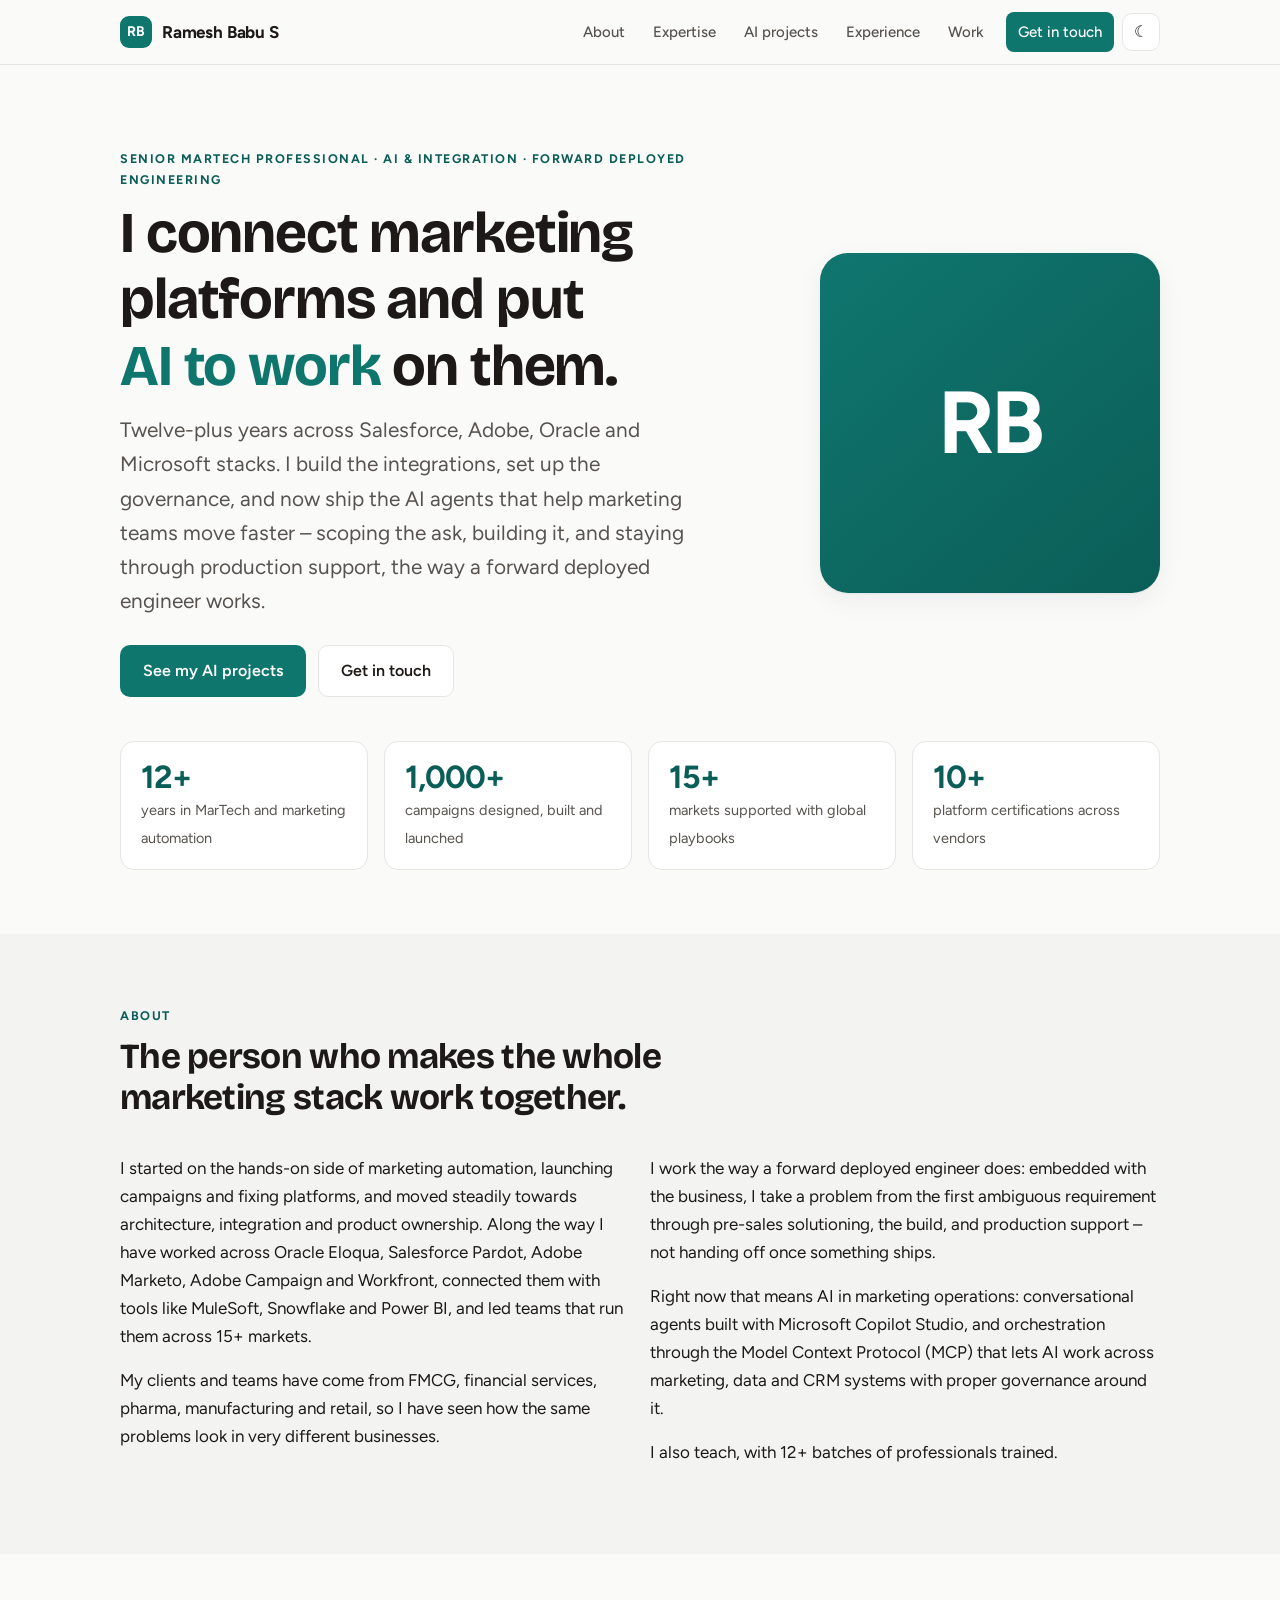
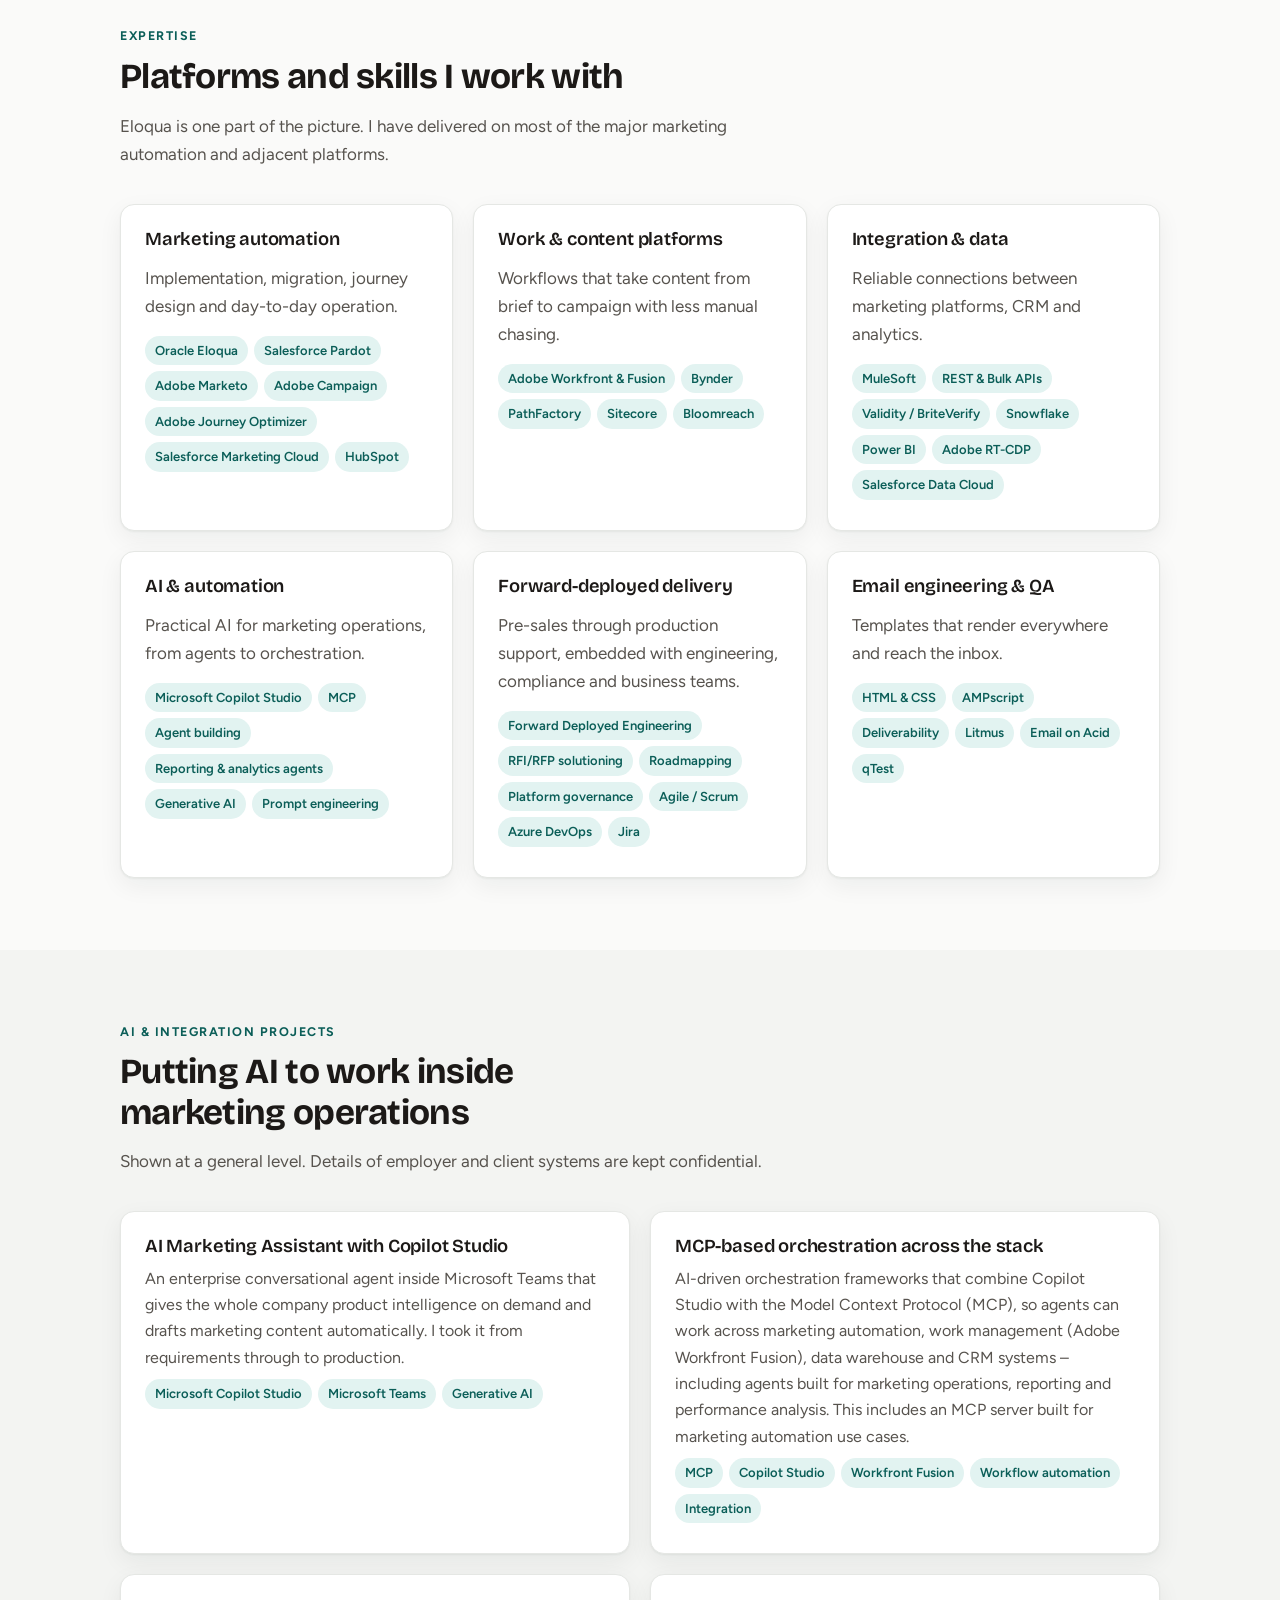
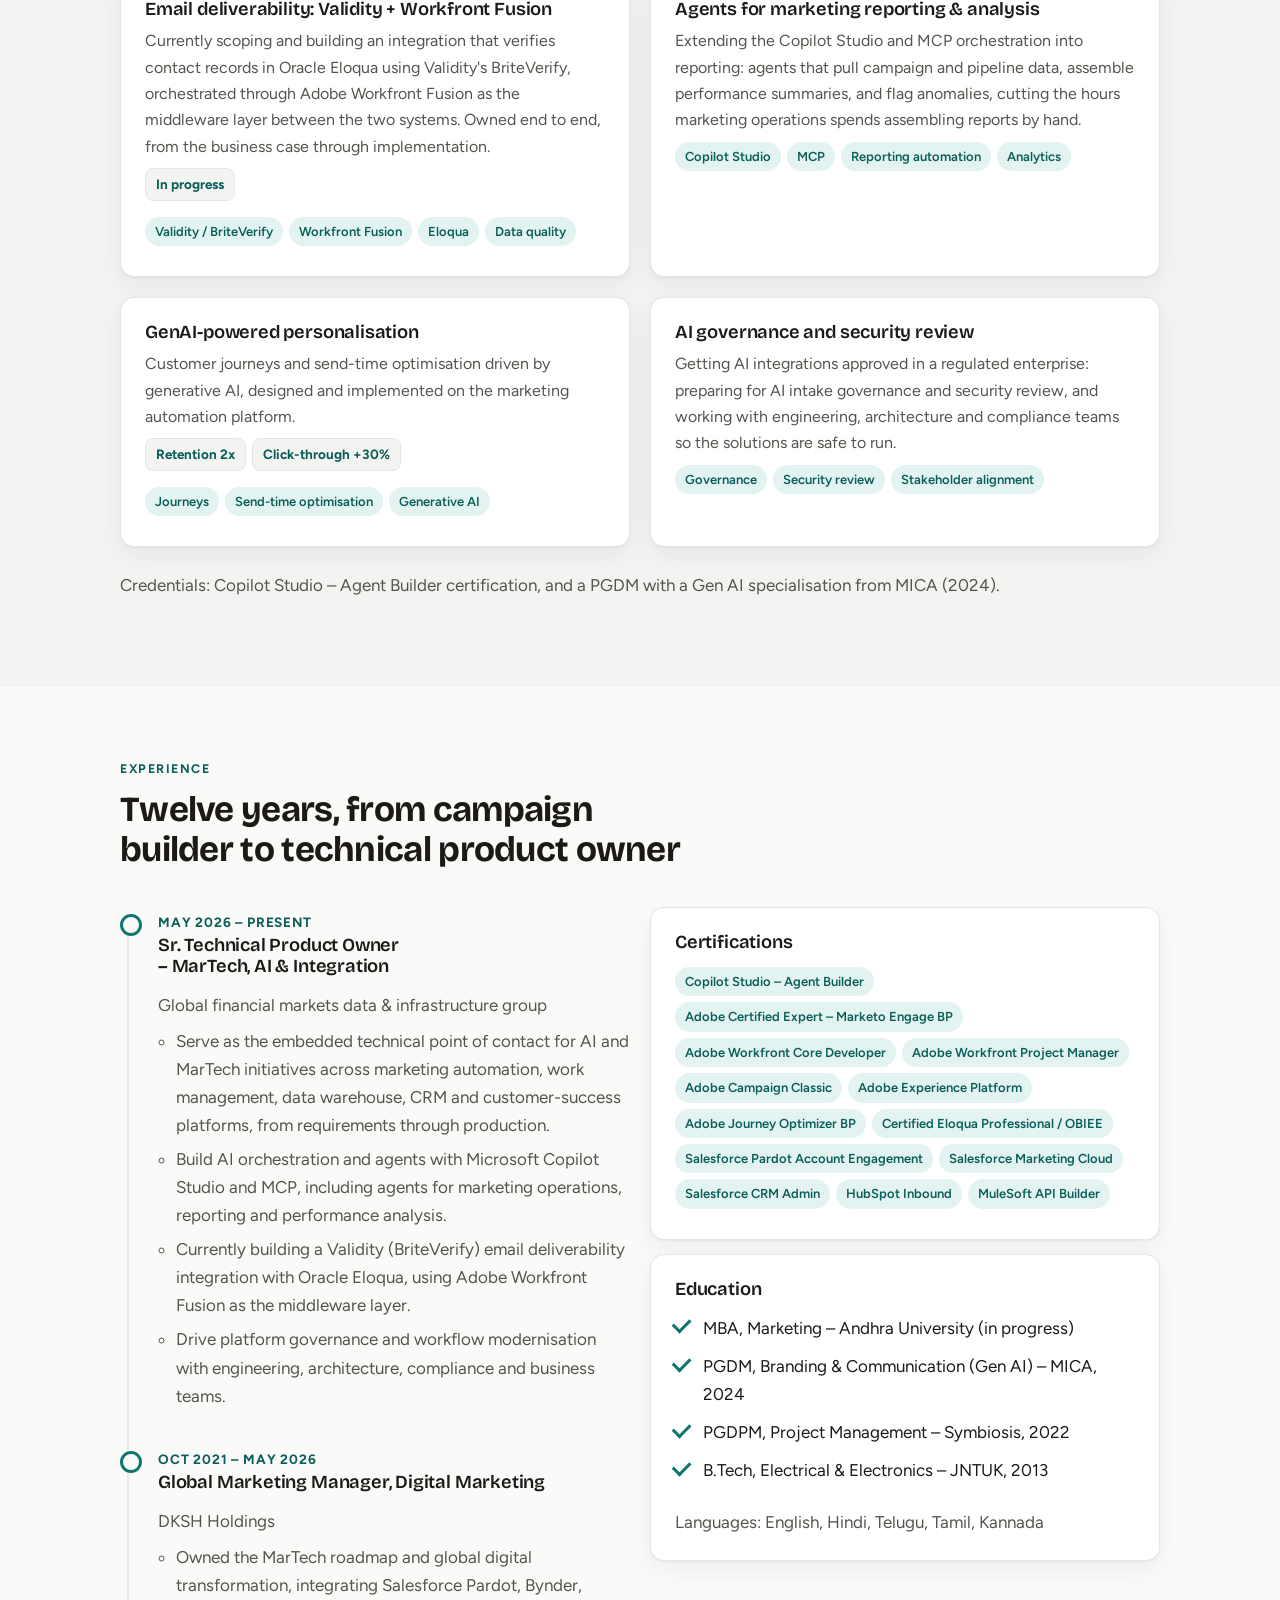
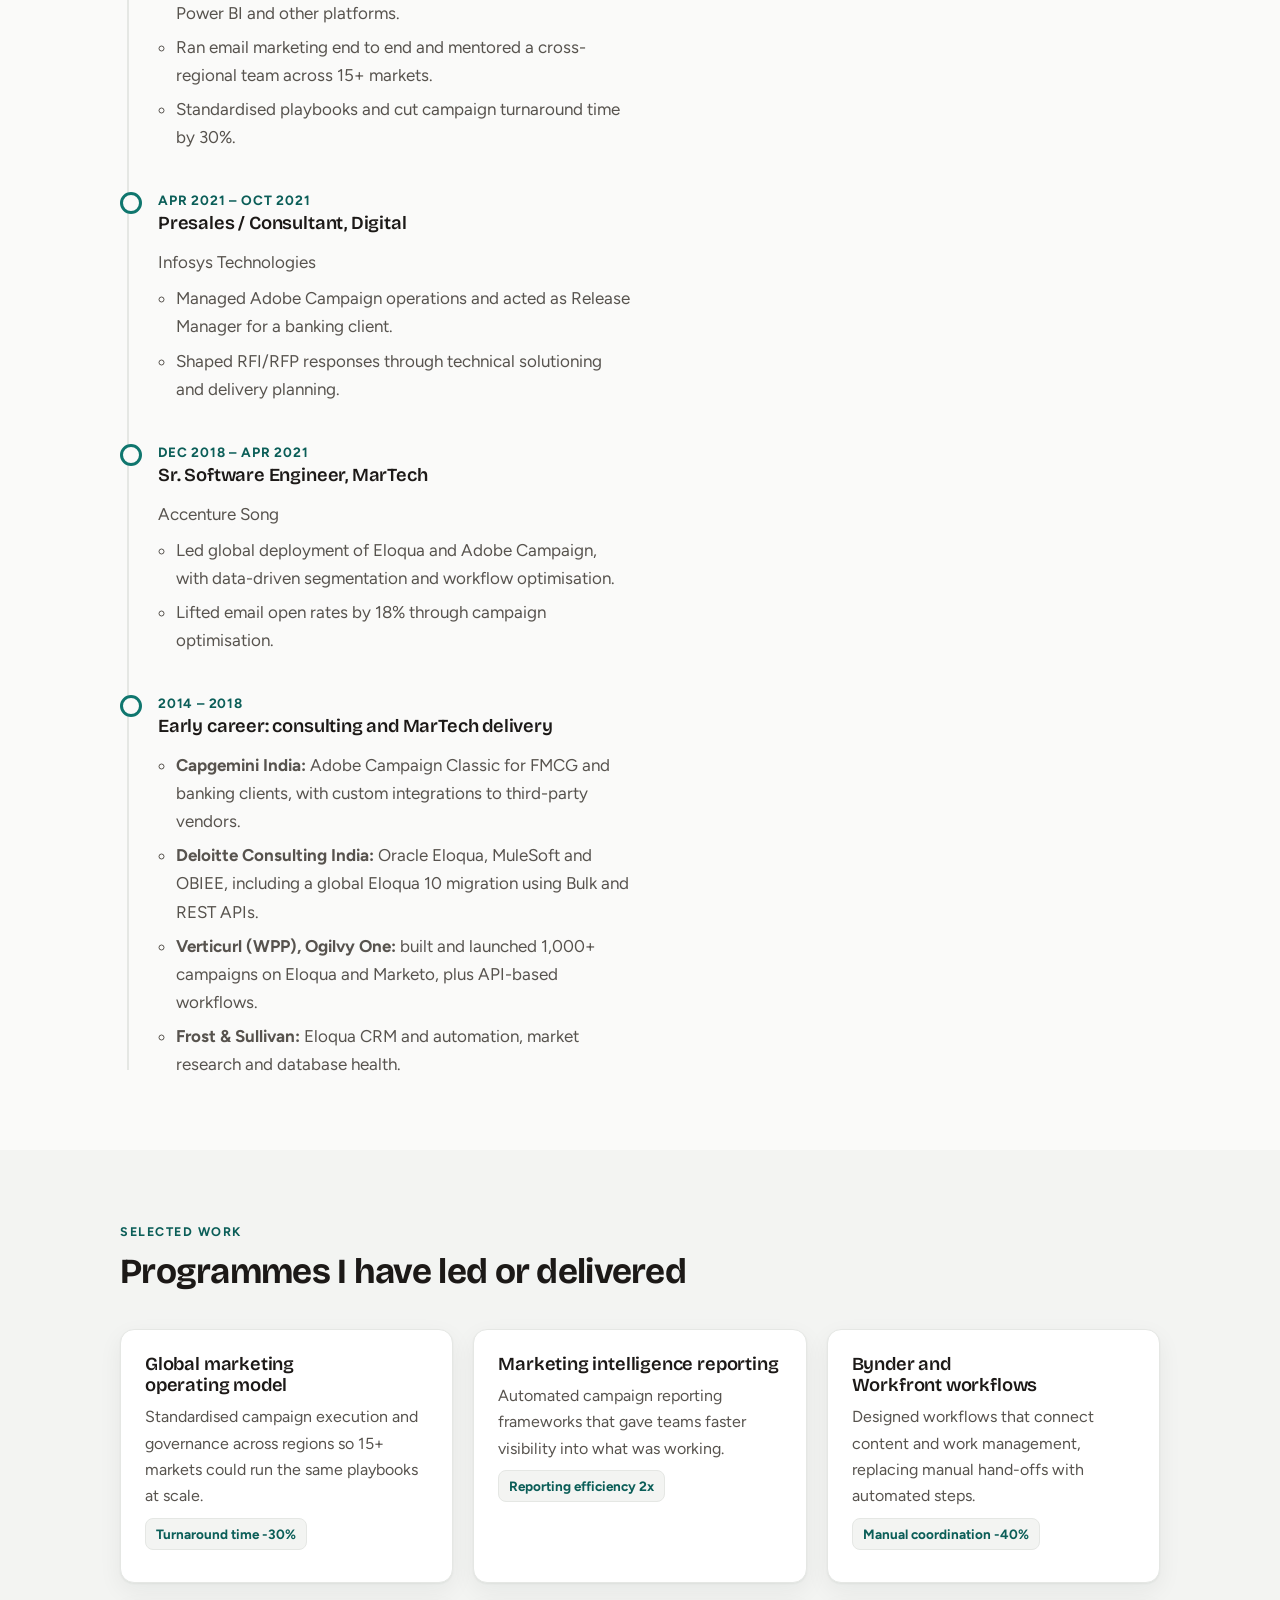
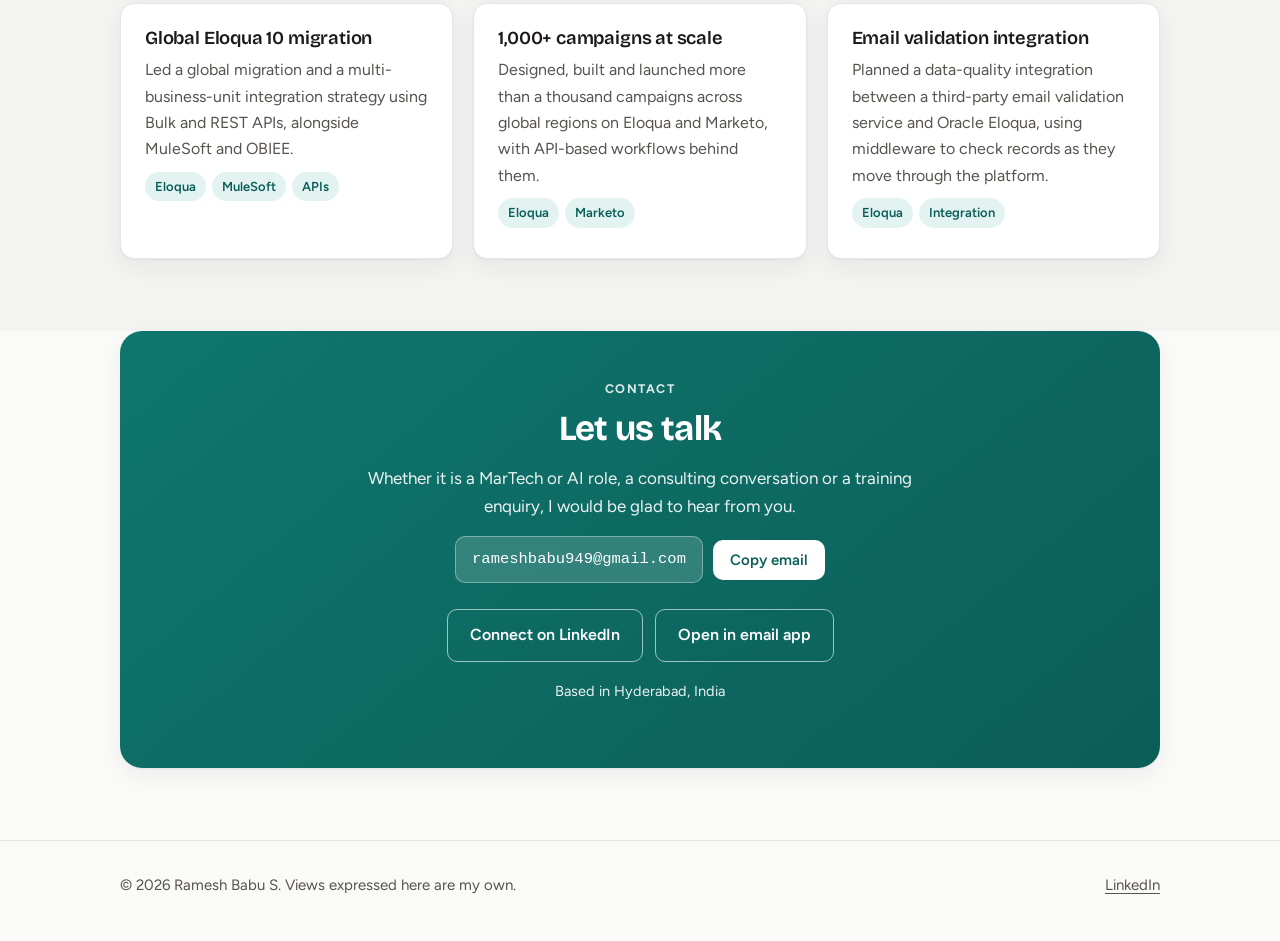
<file: index.html>
<!doctype html>
<html lang="en">
<head>
  <meta charset="utf-8">
  <meta name="viewport" content="width=device-width, initial-scale=1">
  <title>Ramesh Babu S | Senior MarTech Professional</title>
  <meta name="description" content="Ramesh Babu S is a Senior MarTech professional and forward deployed engineer with 12+ years across Salesforce, Adobe, Oracle and Microsoft stacks: marketing automation, platform integration and AI agents built with Copilot Studio and MCP.">
  <link rel="icon" href="assets/favicon.svg" type="image/svg+xml">
  <meta property="og:title" content="Ramesh Babu S | Senior MarTech Professional">
  <meta property="og:description" content="Marketing automation, integration and AI for marketing technology. 12+ years of experience.">
  <meta property="og:type" content="website">
  <link rel="preconnect" href="https://fonts.googleapis.com">
  <link rel="preconnect" href="https://fonts.gstatic.com" crossorigin>
  <link rel="stylesheet" href="https://fonts.googleapis.com/css2?family=Bricolage+Grotesque:opsz,wght@12..96,600;12..96,700&family=Figtree:wght@400;500;600;700&display=swap">
  <link rel="stylesheet" href="assets/style.css">
  <script type="application/ld+json">
  {
    "@context": "https://schema.org",
    "@type": "Person",
    "name": "Ramesh Babu S",
    "jobTitle": "Senior MarTech Professional",
    "sameAs": ["https://www.linkedin.com/in/surisettyramesh"]
  }
  </script>
</head>
<body>
  <a class="skip" href="#main">Skip to content</a>

  <header class="site">
    <div class="wrap">
      <a class="brand" href="index.html"><span class="mark">RB</span> Ramesh Babu S</a>
      <div class="header-actions">
        <nav class="primary" id="primary-nav" aria-label="Primary">
          <a href="#about">About</a>
          <a href="#expertise">Expertise</a>
          <a href="#ai">AI projects</a>
          <a href="#experience">Experience</a>
          <a href="#work">Work</a>
          <a class="cta" href="#contact">Get in touch</a>
        </nav>
        <button class="theme-btn" id="theme-btn" type="button" aria-label="Toggle theme">&#9790;</button>
        <button class="menu-btn" id="menu-btn" type="button" aria-label="Menu" aria-expanded="false" aria-controls="primary-nav">&#9776;</button>
      </div>
    </div>
  </header>

  <main id="main">
    <!-- HERO -->
    <section class="hero">
      <div class="wrap">
        <div class="hero-grid">
          <div>
            <p class="eyebrow">Senior MarTech Professional &middot; AI &amp; Integration &middot; Forward Deployed Engineering</p>
            <h1>I connect marketing platforms and put <span class="accent">AI to work</span> on them.</h1>
            <p class="lead">Twelve-plus years across Salesforce, Adobe, Oracle and Microsoft stacks. I build the integrations, set up the governance, and now ship the AI agents that help marketing teams move faster &ndash; scoping the ask, building it, and staying through production support, the way a forward deployed engineer works.</p>
            <div class="btn-row">
              <a class="btn primary" href="#ai">See my AI projects</a>
              <a class="btn ghost" href="#contact">Get in touch</a>
            </div>
          </div>
          <!-- To use a photo: replace the initials with <img src="assets/photo.jpg" alt="Ramesh Babu S"> -->
          <div class="avatar" aria-hidden="true">RB</div>
        </div>

        <div class="stats" aria-label="Career at a glance">
          <div class="stat"><b>12+</b><span>years in MarTech and marketing automation</span></div>
          <div class="stat"><b>1,000+</b><span>campaigns designed, built and launched</span></div>
          <div class="stat"><b>15+</b><span>markets supported with global playbooks</span></div>
          <div class="stat"><b>10+</b><span>platform certifications across vendors</span></div>
        </div>
      </div>
    </section>

    <!-- ABOUT -->
    <section id="about" class="alt">
      <div class="wrap">
        <div class="section-head">
          <p class="eyebrow">About</p>
          <h2>The person who makes the whole marketing stack work together.</h2>
        </div>
        <div class="grid two">
          <div>
            <p>I started on the hands-on side of marketing automation, launching campaigns and fixing platforms, and moved steadily towards architecture, integration and product ownership. Along the way I have worked across Oracle Eloqua, Salesforce Pardot, Adobe Marketo, Adobe Campaign and Workfront, connected them with tools like MuleSoft, Snowflake and Power BI, and led teams that run them across 15+ markets.</p>
            <p>My clients and teams have come from FMCG, financial services, pharma, manufacturing and retail, so I have seen how the same problems look in very different businesses.</p>
          </div>
          <div>
            <p>I work the way a forward deployed engineer does: embedded with the business, I take a problem from the first ambiguous requirement through pre-sales solutioning, the build, and production support &ndash; not handing off once something ships.</p>
            <p>Right now that means AI in marketing operations: conversational agents built with Microsoft Copilot Studio, and orchestration through the Model Context Protocol (MCP) that lets AI work across marketing, data and CRM systems with proper governance around it.</p>
            <p>I also teach, with 12+ batches of professionals trained.</p>
          </div>
        </div>
      </div>
    </section>

    <!-- EXPERTISE -->
    <section id="expertise">
      <div class="wrap">
        <div class="section-head">
          <p class="eyebrow">Expertise</p>
          <h2>Platforms and skills I work with</h2>
          <p class="muted">Eloqua is one part of the picture. I have delivered on most of the major marketing automation and adjacent platforms.</p>
        </div>
        <div class="grid three">
          <article class="card">
            <h3>Marketing automation</h3>
            <p class="muted">Implementation, migration, journey design and day-to-day operation.</p>
            <div class="chips"><span class="tag">Oracle Eloqua</span><span class="tag">Salesforce Pardot</span><span class="tag">Adobe Marketo</span><span class="tag">Adobe Campaign</span><span class="tag">Adobe Journey Optimizer</span><span class="tag">Salesforce Marketing Cloud</span><span class="tag">HubSpot</span></div>
          </article>
          <article class="card">
            <h3>Work &amp; content platforms</h3>
            <p class="muted">Workflows that take content from brief to campaign with less manual chasing.</p>
            <div class="chips"><span class="tag">Adobe Workfront &amp; Fusion</span><span class="tag">Bynder</span><span class="tag">PathFactory</span><span class="tag">Sitecore</span><span class="tag">Bloomreach</span></div>
          </article>
          <article class="card">
            <h3>Integration &amp; data</h3>
            <p class="muted">Reliable connections between marketing platforms, CRM and analytics.</p>
            <div class="chips"><span class="tag">MuleSoft</span><span class="tag">REST &amp; Bulk APIs</span><span class="tag">Validity / BriteVerify</span><span class="tag">Snowflake</span><span class="tag">Power BI</span><span class="tag">Adobe RT-CDP</span><span class="tag">Salesforce Data Cloud</span></div>
          </article>
          <article class="card">
            <h3>AI &amp; automation</h3>
            <p class="muted">Practical AI for marketing operations, from agents to orchestration.</p>
            <div class="chips"><span class="tag">Microsoft Copilot Studio</span><span class="tag">MCP</span><span class="tag">Agent building</span><span class="tag">Reporting &amp; analytics agents</span><span class="tag">Generative AI</span><span class="tag">Prompt engineering</span></div>
          </article>
          <article class="card">
            <h3>Forward-deployed delivery</h3>
            <p class="muted">Pre-sales through production support, embedded with engineering, compliance and business teams.</p>
            <div class="chips"><span class="tag">Forward Deployed Engineering</span><span class="tag">RFI/RFP solutioning</span><span class="tag">Roadmapping</span><span class="tag">Platform governance</span><span class="tag">Agile / Scrum</span><span class="tag">Azure DevOps</span><span class="tag">Jira</span></div>
          </article>
          <article class="card">
            <h3>Email engineering &amp; QA</h3>
            <p class="muted">Templates that render everywhere and reach the inbox.</p>
            <div class="chips"><span class="tag">HTML &amp; CSS</span><span class="tag">AMPscript</span><span class="tag">Deliverability</span><span class="tag">Litmus</span><span class="tag">Email on Acid</span><span class="tag">qTest</span></div>
          </article>
        </div>
      </div>
    </section>

    <!-- AI PROJECTS -->
    <section id="ai" class="alt">
      <div class="wrap">
        <div class="section-head">
          <p class="eyebrow">AI &amp; integration projects</p>
          <h2>Putting AI to work inside marketing operations</h2>
          <p class="muted">Shown at a general level. Details of employer and client systems are kept confidential.</p>
        </div>
        <div class="grid two">
          <article class="card work">
            <h3>AI Marketing Assistant with Copilot Studio</h3>
            <p>An enterprise conversational agent inside Microsoft Teams that gives the whole company product intelligence on demand and drafts marketing content automatically. I took it from requirements through to production.</p>
            <div class="chips"><span class="tag">Microsoft Copilot Studio</span><span class="tag">Microsoft Teams</span><span class="tag">Generative AI</span></div>
          </article>
          <article class="card work">
            <h3>MCP-based orchestration across the stack</h3>
            <p>AI-driven orchestration frameworks that combine Copilot Studio with the Model Context Protocol (MCP), so agents can work across marketing automation, work management (Adobe Workfront Fusion), data warehouse and CRM systems &ndash; including agents built for marketing operations, reporting and performance analysis. This includes an MCP server built for marketing automation use cases.</p>
            <div class="chips"><span class="tag">MCP</span><span class="tag">Copilot Studio</span><span class="tag">Workfront Fusion</span><span class="tag">Workflow automation</span><span class="tag">Integration</span></div>
          </article>
          <article class="card work">
            <h3>Email deliverability: Validity + Workfront Fusion</h3>
            <p>Currently scoping and building an integration that verifies contact records in Oracle Eloqua using Validity's BriteVerify, orchestrated through Adobe Workfront Fusion as the middleware layer between the two systems. Owned end to end, from the business case through implementation.</p>
            <span class="impact">In progress</span>
            <div class="chips" style="margin-top:8px"><span class="tag">Validity / BriteVerify</span><span class="tag">Workfront Fusion</span><span class="tag">Eloqua</span><span class="tag">Data quality</span></div>
          </article>
          <article class="card work">
            <h3>Agents for marketing reporting &amp; analysis</h3>
            <p>Extending the Copilot Studio and MCP orchestration into reporting: agents that pull campaign and pipeline data, assemble performance summaries, and flag anomalies, cutting the hours marketing operations spends assembling reports by hand.</p>
            <div class="chips"><span class="tag">Copilot Studio</span><span class="tag">MCP</span><span class="tag">Reporting automation</span><span class="tag">Analytics</span></div>
          </article>
          <article class="card work">
            <h3>GenAI-powered personalisation</h3>
            <p>Customer journeys and send-time optimisation driven by generative AI, designed and implemented on the marketing automation platform.</p>
            <span class="impact">Retention 2x</span><span class="impact">Click-through +30%</span>
            <div class="chips" style="margin-top:8px"><span class="tag">Journeys</span><span class="tag">Send-time optimisation</span><span class="tag">Generative AI</span></div>
          </article>
          <article class="card work">
            <h3>AI governance and security review</h3>
            <p>Getting AI integrations approved in a regulated enterprise: preparing for AI intake governance and security review, and working with engineering, architecture and compliance teams so the solutions are safe to run.</p>
            <div class="chips"><span class="tag">Governance</span><span class="tag">Security review</span><span class="tag">Stakeholder alignment</span></div>
          </article>
        </div>
        <p class="muted" style="margin-top:24px">Credentials: Copilot Studio &ndash; Agent Builder certification, and a PGDM with a Gen AI specialisation from MICA (2024).</p>
      </div>
    </section>

    <!-- EXPERIENCE -->
    <section id="experience">
      <div class="wrap">
        <div class="section-head">
          <p class="eyebrow">Experience</p>
          <h2>Twelve years, from campaign builder to technical product owner</h2>
        </div>
        <div class="grid two" style="align-items:start">
          <ol class="timeline">
            <li>
              <span class="when">May 2026 &ndash; Present</span>
              <h3>Sr. Technical Product Owner &ndash; MarTech, AI &amp; Integration</h3>
              <p class="muted" style="margin:0">Global financial markets data &amp; infrastructure group</p>
              <ul>
                <li>Serve as the embedded technical point of contact for AI and MarTech initiatives across marketing automation, work management, data warehouse, CRM and customer-success platforms, from requirements through production.</li>
                <li>Build AI orchestration and agents with Microsoft Copilot Studio and MCP, including agents for marketing operations, reporting and performance analysis.</li>
                <li>Currently building a Validity (BriteVerify) email deliverability integration with Oracle Eloqua, using Adobe Workfront Fusion as the middleware layer.</li>
                <li>Drive platform governance and workflow modernisation with engineering, architecture, compliance and business teams.</li>
              </ul>
            </li>
            <li>
              <span class="when">Oct 2021 &ndash; May 2026</span>
              <h3>Global Marketing Manager, Digital Marketing</h3>
              <p class="muted" style="margin:0">DKSH Holdings</p>
              <ul>
                <li>Owned the MarTech roadmap and global digital transformation, integrating Salesforce Pardot, Bynder, Power BI and other platforms.</li>
                <li>Ran email marketing end to end and mentored a cross-regional team across 15+ markets.</li>
                <li>Standardised playbooks and cut campaign turnaround time by 30%.</li>
              </ul>
            </li>
            <li>
              <span class="when">Apr 2021 &ndash; Oct 2021</span>
              <h3>Presales / Consultant, Digital</h3>
              <p class="muted" style="margin:0">Infosys Technologies</p>
              <ul>
                <li>Managed Adobe Campaign operations and acted as Release Manager for a banking client.</li>
                <li>Shaped RFI/RFP responses through technical solutioning and delivery planning.</li>
              </ul>
            </li>
            <li>
              <span class="when">Dec 2018 &ndash; Apr 2021</span>
              <h3>Sr. Software Engineer, MarTech</h3>
              <p class="muted" style="margin:0">Accenture Song</p>
              <ul>
                <li>Led global deployment of Eloqua and Adobe Campaign, with data-driven segmentation and workflow optimisation.</li>
                <li>Lifted email open rates by 18% through campaign optimisation.</li>
              </ul>
            </li>
            <li>
              <span class="when">2014 &ndash; 2018</span>
              <h3>Early career: consulting and MarTech delivery</h3>
              <ul>
                <li><strong>Capgemini India:</strong> Adobe Campaign Classic for FMCG and banking clients, with custom integrations to third-party vendors.</li>
                <li><strong>Deloitte Consulting India:</strong> Oracle Eloqua, MuleSoft and OBIEE, including a global Eloqua 10 migration using Bulk and REST APIs.</li>
                <li><strong>Verticurl (WPP), Ogilvy One:</strong> built and launched 1,000+ campaigns on Eloqua and Marketo, plus API-based workflows.</li>
                <li><strong>Frost &amp; Sullivan:</strong> Eloqua CRM and automation, market research and database health.</li>
              </ul>
            </li>
          </ol>

          <div class="pillars">
            <div class="card">
              <h3>Certifications</h3>
              <div class="chips">
                <span class="tag">Copilot Studio &ndash; Agent Builder</span>
                <span class="tag">Adobe Certified Expert &ndash; Marketo Engage BP</span>
                <span class="tag">Adobe Workfront Core Developer</span>
                <span class="tag">Adobe Workfront Project Manager</span>
                <span class="tag">Adobe Campaign Classic</span>
                <span class="tag">Adobe Experience Platform</span>
                <span class="tag">Adobe Journey Optimizer BP</span>
                <span class="tag">Certified Eloqua Professional / OBIEE</span>
                <span class="tag">Salesforce Pardot Account Engagement</span>
                <span class="tag">Salesforce Marketing Cloud</span>
                <span class="tag">Salesforce CRM Admin</span>
                <span class="tag">HubSpot Inbound</span>
                <span class="tag">MuleSoft API Builder</span>
              </div>
            </div>
            <div class="card">
              <h3>Education</h3>
              <ul class="checks" style="margin:0">
                <li>MBA, Marketing &ndash; Andhra University (in progress)</li>
                <li>PGDM, Branding &amp; Communication (Gen AI) &ndash; MICA, 2024</li>
                <li>PGDPM, Project Management &ndash; Symbiosis, 2022</li>
                <li>B.Tech, Electrical &amp; Electronics &ndash; JNTUK, 2013</li>
              </ul>
              <p class="muted" style="margin:14px 0 0">Languages: English, Hindi, Telugu, Tamil, Kannada</p>
            </div>
          </div>
        </div>
      </div>
    </section>

    <!-- WORK -->
    <section id="work" class="alt">
      <div class="wrap">
        <div class="section-head">
          <p class="eyebrow">Selected work</p>
          <h2>Programmes I have led or delivered</h2>
        </div>
        <div class="grid three">
          <article class="card work">
            <h3>Global marketing operating model</h3>
            <p>Standardised campaign execution and governance across regions so 15+ markets could run the same playbooks at scale.</p>
            <span class="impact">Turnaround time -30%</span>
          </article>
          <article class="card work">
            <h3>Marketing intelligence reporting</h3>
            <p>Automated campaign reporting frameworks that gave teams faster visibility into what was working.</p>
            <span class="impact">Reporting efficiency 2x</span>
          </article>
          <article class="card work">
            <h3>Bynder and Workfront workflows</h3>
            <p>Designed workflows that connect content and work management, replacing manual hand-offs with automated steps.</p>
            <span class="impact">Manual coordination -40%</span>
          </article>
          <article class="card work">
            <h3>Global Eloqua 10 migration</h3>
            <p>Led a global migration and a multi-business-unit integration strategy using Bulk and REST APIs, alongside MuleSoft and OBIEE.</p>
            <span class="tag">Eloqua</span><span class="tag">MuleSoft</span><span class="tag">APIs</span>
          </article>
          <article class="card work">
            <h3>1,000+ campaigns at scale</h3>
            <p>Designed, built and launched more than a thousand campaigns across global regions on Eloqua and Marketo, with API-based workflows behind them.</p>
            <span class="tag">Eloqua</span><span class="tag">Marketo</span>
          </article>
          <article class="card work">
            <h3>Email validation integration</h3>
            <p>Planned a data-quality integration between a third-party email validation service and Oracle Eloqua, using middleware to check records as they move through the platform.</p>
            <span class="tag">Eloqua</span><span class="tag">Integration</span>
          </article>
        </div>
      </div>
    </section>

    <!-- CONTACT -->
    <section id="contact" style="padding-top:0">
      <div class="wrap">
        <div class="contact-box">
          <p class="eyebrow" style="color:inherit;opacity:.85">Contact</p>
          <h2>Let us talk</h2>
          <p>Whether it is a MarTech or AI role, a consulting conversation or a training enquiry, I would be glad to hear from you.</p>
          <div class="email-line">
            <span class="email-pill" id="email-text">rameshbabu949@gmail.com</span>
            <button class="btn light copy-btn" id="copy-email" type="button">Copy email</button>
          </div>
          <div class="btn-row">
            <a class="btn outline" href="https://www.linkedin.com/in/surisettyramesh" target="_blank" rel="noopener">Connect on LinkedIn</a>
            <a class="btn outline" href="mailto:rameshbabu949@gmail.com?subject=Hello%20from%20your%20website">Open in email app</a>
          </div>
          <p class="subtle-note">Based in Hyderabad, India</p>
        </div>
      </div>
    </section>
  </main>

  <footer class="site">
    <div class="wrap">
      <span>&copy; <span id="year">2026</span> Ramesh Babu S. Views expressed here are my own.</span>
      <span><a href="https://www.linkedin.com/in/surisettyramesh" target="_blank" rel="noopener">LinkedIn</a></span>
    </div>
  </footer>

  <script src="assets/site.js"></script>
</body>
</html>
</file>
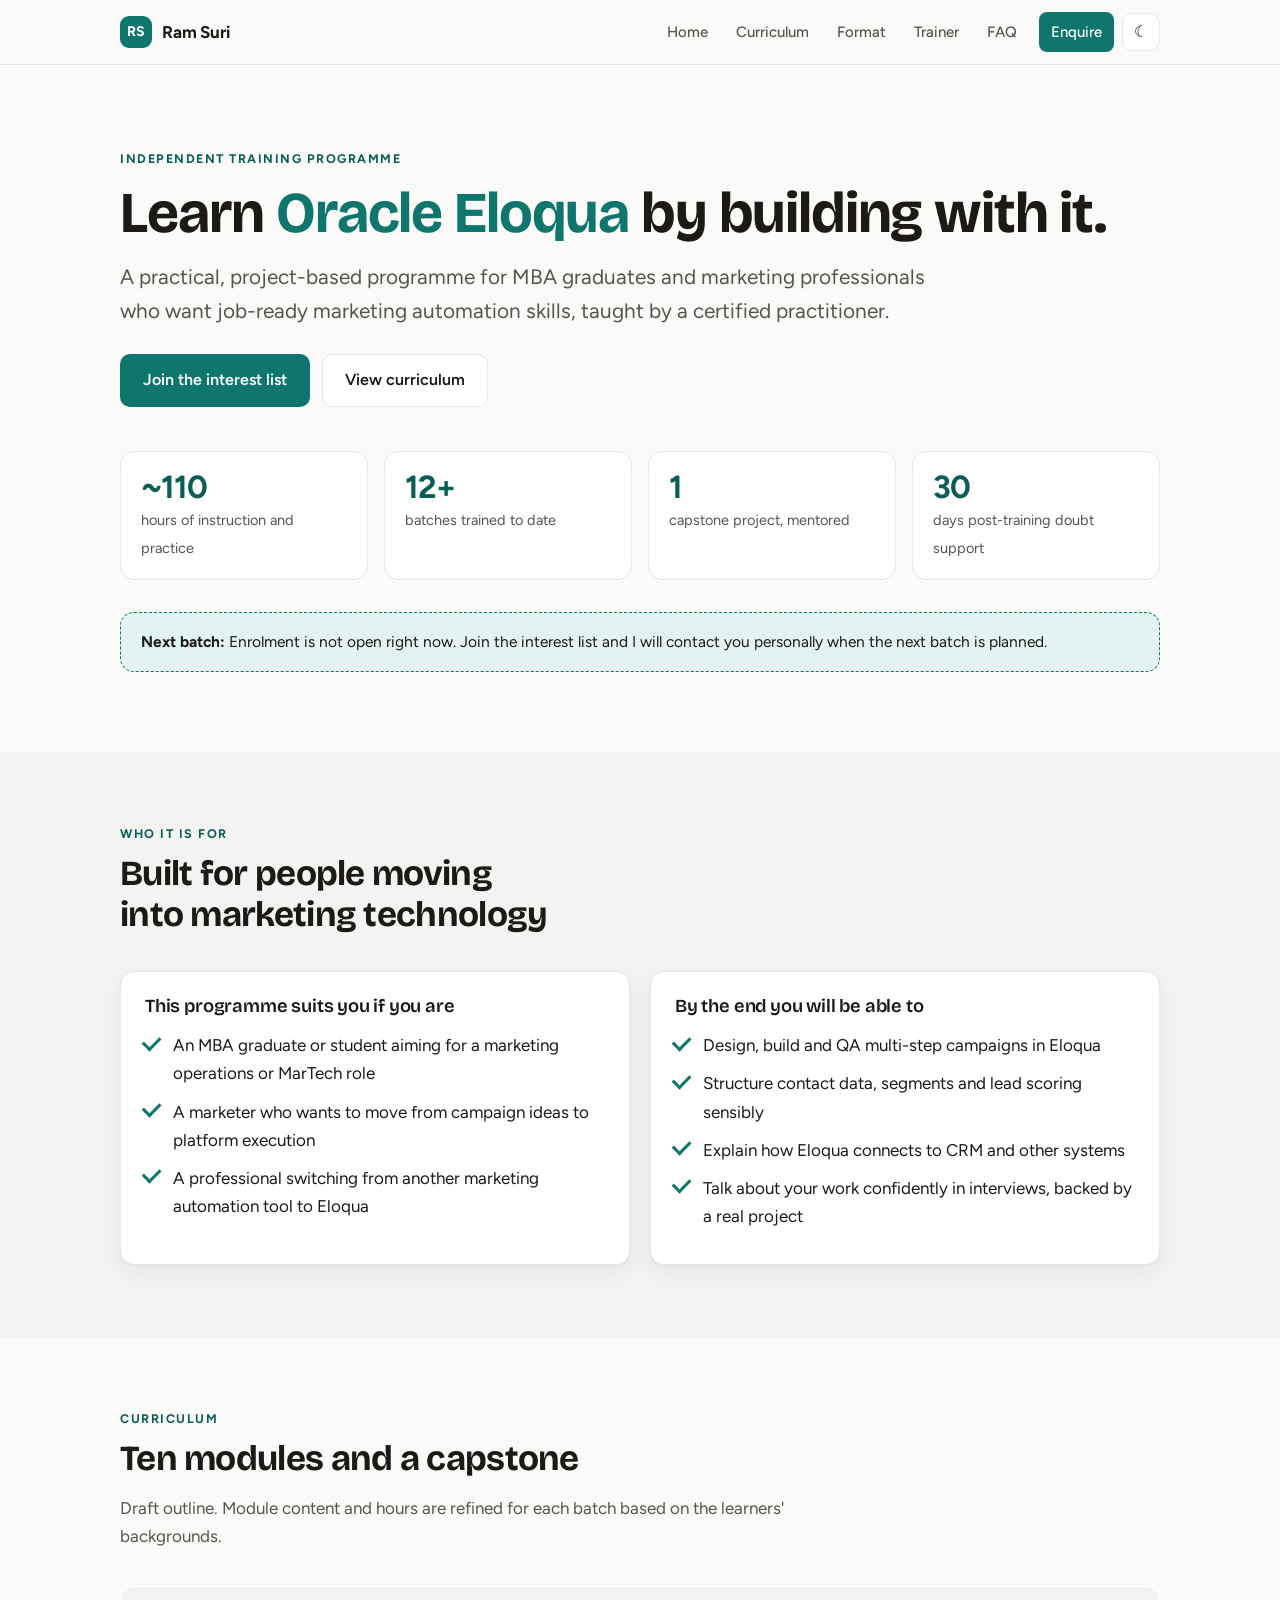
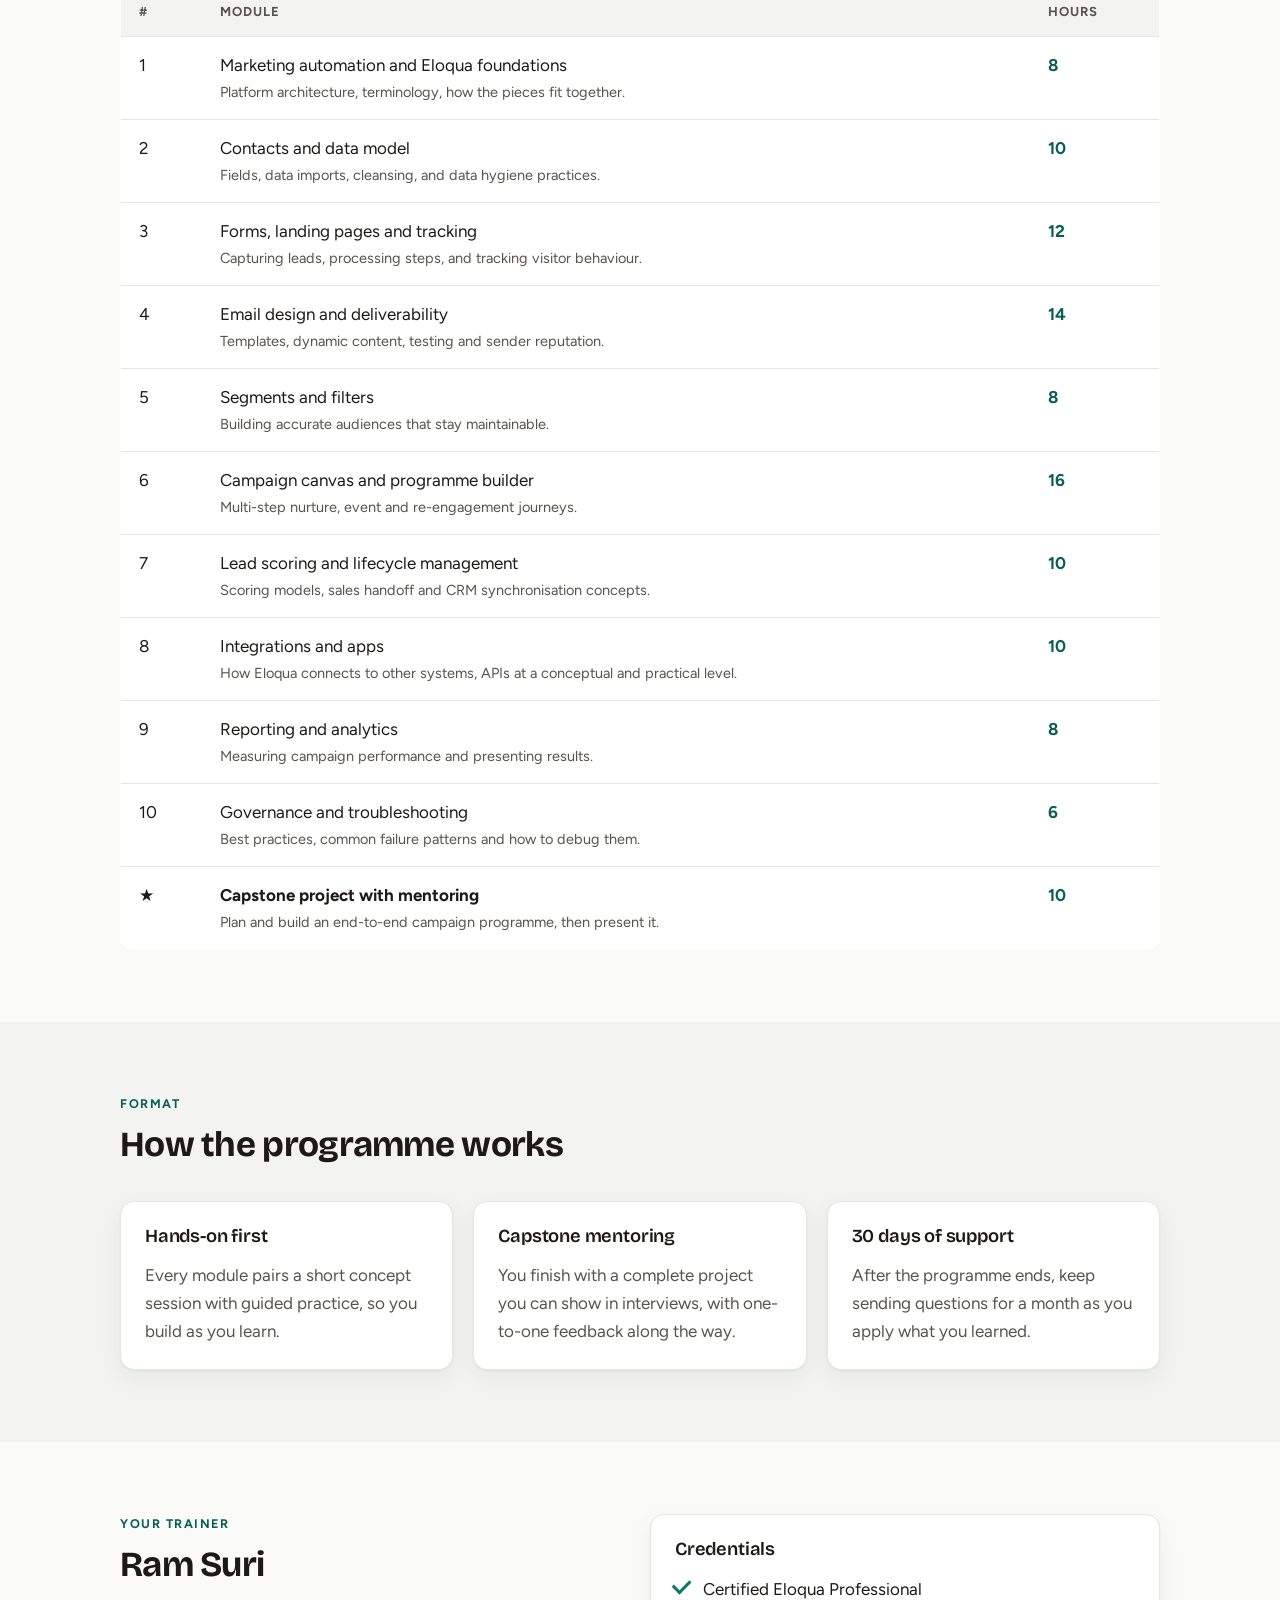
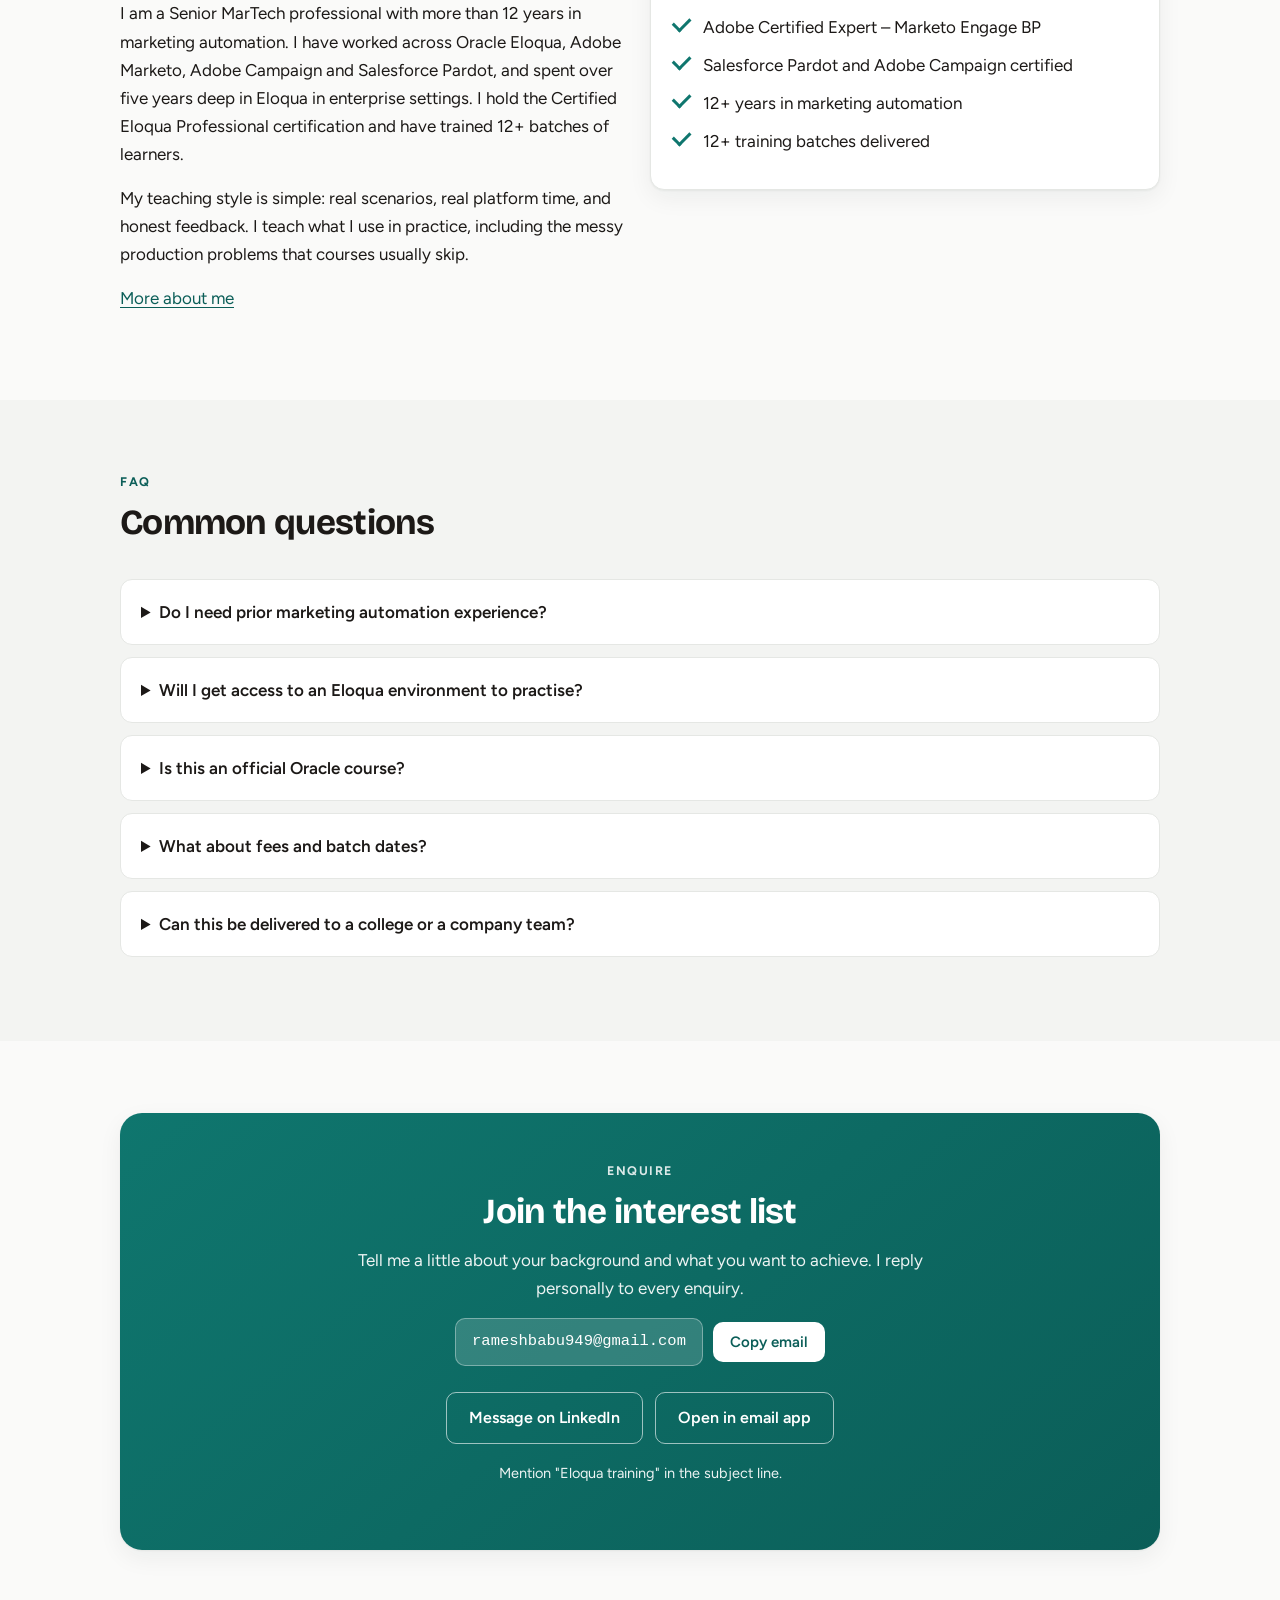
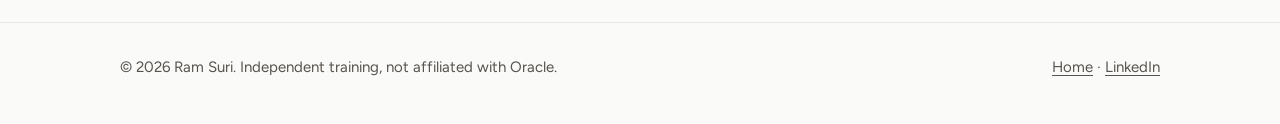
<file: training.html>
<!doctype html>
<html lang="en">
<head>
  <meta charset="utf-8">
  <meta name="viewport" content="width=device-width, initial-scale=1">
  <title>Oracle Eloqua Training for Professionals | Ram Suri</title>
  <meta name="description" content="A hands-on, project-based Oracle Eloqua training programme for MBA graduates and marketing professionals. About 110 hours with capstone mentoring and 30 days of post-training support.">
  <link rel="icon" href="assets/favicon.svg" type="image/svg+xml">
  <link rel="preconnect" href="https://fonts.googleapis.com">
  <link rel="preconnect" href="https://fonts.gstatic.com" crossorigin>
  <link rel="stylesheet" href="https://fonts.googleapis.com/css2?family=Bricolage+Grotesque:opsz,wght@12..96,600;12..96,700&family=Figtree:wght@400;500;600;700&display=swap">
  <link rel="stylesheet" href="assets/style.css">
</head>
<body>
  <a class="skip" href="#main">Skip to content</a>

  <header class="site">
    <div class="wrap">
      <a class="brand" href="index.html"><span class="mark">RS</span> Ram Suri</a>
      <div class="header-actions">
        <nav class="primary" id="primary-nav" aria-label="Primary">
          <a href="index.html">Home</a>
          <a href="#curriculum">Curriculum</a>
          <a href="#format">Format</a>
          <a href="#trainer">Trainer</a>
          <a href="#faq">FAQ</a>
          <a class="cta" href="#enquire">Enquire</a>
        </nav>
        <button class="theme-btn" id="theme-btn" type="button" aria-label="Toggle theme">&#9790;</button>
        <button class="menu-btn" id="menu-btn" type="button" aria-label="Menu" aria-expanded="false" aria-controls="primary-nav">&#9776;</button>
      </div>
    </div>
  </header>

  <main id="main">
    <section class="hero">
      <div class="wrap">
        <p class="eyebrow">Independent training programme</p>
        <h1>Learn <span style="color:var(--accent)">Oracle Eloqua</span> by building with it.</h1>
        <p class="lead">A practical, project-based programme for MBA graduates and marketing professionals who want job-ready marketing automation skills, taught by a certified practitioner.</p>
        <div class="btn-row">
          <a class="btn primary" href="#enquire">Join the interest list</a>
          <a class="btn ghost" href="#curriculum">View curriculum</a>
        </div>
        <div class="stats">
          <div class="stat"><b>~110</b><span>hours of instruction and practice</span></div>
          <div class="stat"><b>12+</b><span>batches trained to date</span></div>
          <div class="stat"><b>1</b><span>capstone project, mentored</span></div>
          <div class="stat"><b>30</b><span>days post-training doubt support</span></div>
        </div>
        <p class="notice" style="margin-top:32px"><strong>Next batch:</strong> Enrolment is not open right now. Join the interest list and I will contact you personally when the next batch is planned.</p>
      </div>
    </section>

    <section id="who" class="alt">
      <div class="wrap">
        <div class="section-head">
          <p class="eyebrow">Who it is for</p>
          <h2>Built for people moving into marketing technology</h2>
        </div>
        <div class="grid two">
          <div class="card">
            <h3>This programme suits you if you are</h3>
            <ul class="checks" style="margin:0">
              <li>An MBA graduate or student aiming for a marketing operations or MarTech role</li>
              <li>A marketer who wants to move from campaign ideas to platform execution</li>
              <li>A professional switching from another marketing automation tool to Eloqua</li>
            </ul>
          </div>
          <div class="card">
            <h3>By the end you will be able to</h3>
            <ul class="checks" style="margin:0">
              <li>Design, build and QA multi-step campaigns in Eloqua</li>
              <li>Structure contact data, segments and lead scoring sensibly</li>
              <li>Explain how Eloqua connects to CRM and other systems</li>
              <li>Talk about your work confidently in interviews, backed by a real project</li>
            </ul>
          </div>
        </div>
      </div>
    </section>

    <section id="curriculum">
      <div class="wrap">
        <div class="section-head">
          <p class="eyebrow">Curriculum</p>
          <h2>Ten modules and a capstone</h2>
          <p class="muted">Draft outline. Module content and hours are refined for each batch based on the learners' backgrounds.</p>
        </div>
        <table class="curriculum">
          <thead><tr><th>#</th><th>Module</th><th>Hours</th></tr></thead>
          <tbody>
            <tr><td>1</td><td>Marketing automation and Eloqua foundations<small>Platform architecture, terminology, how the pieces fit together.</small></td><td class="hrs">8</td></tr>
            <tr><td>2</td><td>Contacts and data model<small>Fields, data imports, cleansing, and data hygiene practices.</small></td><td class="hrs">10</td></tr>
            <tr><td>3</td><td>Forms, landing pages and tracking<small>Capturing leads, processing steps, and tracking visitor behaviour.</small></td><td class="hrs">12</td></tr>
            <tr><td>4</td><td>Email design and deliverability<small>Templates, dynamic content, testing and sender reputation.</small></td><td class="hrs">14</td></tr>
            <tr><td>5</td><td>Segments and filters<small>Building accurate audiences that stay maintainable.</small></td><td class="hrs">8</td></tr>
            <tr><td>6</td><td>Campaign canvas and programme builder<small>Multi-step nurture, event and re-engagement journeys.</small></td><td class="hrs">16</td></tr>
            <tr><td>7</td><td>Lead scoring and lifecycle management<small>Scoring models, sales handoff and CRM synchronisation concepts.</small></td><td class="hrs">10</td></tr>
            <tr><td>8</td><td>Integrations and apps<small>How Eloqua connects to other systems, APIs at a conceptual and practical level.</small></td><td class="hrs">10</td></tr>
            <tr><td>9</td><td>Reporting and analytics<small>Measuring campaign performance and presenting results.</small></td><td class="hrs">8</td></tr>
            <tr><td>10</td><td>Governance and troubleshooting<small>Best practices, common failure patterns and how to debug them.</small></td><td class="hrs">6</td></tr>
            <tr><td>&#9733;</td><td><strong>Capstone project with mentoring</strong><small>Plan and build an end-to-end campaign programme, then present it.</small></td><td class="hrs">10</td></tr>
          </tbody>
        </table>
      </div>
    </section>

    <section id="format" class="alt">
      <div class="wrap">
        <div class="section-head">
          <p class="eyebrow">Format</p>
          <h2>How the programme works</h2>
        </div>
        <div class="grid three">
          <article class="card"><h3>Hands-on first</h3><p class="muted" style="margin:0">Every module pairs a short concept session with guided practice, so you build as you learn.</p></article>
          <article class="card"><h3>Capstone mentoring</h3><p class="muted" style="margin:0">You finish with a complete project you can show in interviews, with one-to-one feedback along the way.</p></article>
          <article class="card"><h3>30 days of support</h3><p class="muted" style="margin:0">After the programme ends, keep sending questions for a month as you apply what you learned.</p></article>
        </div>
      </div>
    </section>

    <section id="trainer">
      <div class="wrap">
        <div class="grid two" style="align-items:start">
          <div>
            <p class="eyebrow">Your trainer</p>
            <h2>Ram Suri</h2>
            <p>I am a Senior MarTech professional with more than 12 years in marketing automation. I have worked across Oracle Eloqua, Adobe Marketo, Adobe Campaign and Salesforce Pardot, and spent over five years deep in Eloqua in enterprise settings. I hold the Certified Eloqua Professional certification and have trained 12+ batches of learners.</p>
            <p>My teaching style is simple: real scenarios, real platform time, and honest feedback. I teach what I use in practice, including the messy production problems that courses usually skip.</p>
            <p><a href="index.html#about">More about me</a></p>
          </div>
          <div class="card">
            <h3>Credentials</h3>
            <ul class="checks" style="margin:0">
              <li>Certified Eloqua Professional</li>
              <li>Adobe Certified Expert &ndash; Marketo Engage BP</li>
              <li>Salesforce Pardot and Adobe Campaign certified</li>
              <li>12+ years in marketing automation</li>
              <li>12+ training batches delivered</li>
            </ul>
          </div>
        </div>
      </div>
    </section>

    <section id="faq" class="alt">
      <div class="wrap">
        <div class="section-head">
          <p class="eyebrow">FAQ</p>
          <h2>Common questions</h2>
        </div>
        <details class="faq"><summary>Do I need prior marketing automation experience?</summary><p>No. The programme starts from the foundations. Some familiarity with digital marketing concepts helps, but it is not required.</p></details>
        <details class="faq"><summary>Will I get access to an Eloqua environment to practise?</summary><p>Hands-on practice is central to the programme. Practice environment arrangements are confirmed with each batch before it starts.</p></details>
        <details class="faq"><summary>Is this an official Oracle course?</summary><p>No. This is an independent programme run by an individual practitioner. It is not affiliated with, endorsed by or sponsored by Oracle. Oracle and Eloqua are trademarks of their respective owners.</p></details>
        <details class="faq"><summary>What about fees and batch dates?</summary><p>Fees depend on the batch format and are shared directly. Send an enquiry below and I will reply with details when a batch is being planned.</p></details>
        <details class="faq"><summary>Can this be delivered to a college or a company team?</summary><p>Yes, for groups the programme can be adapted in length and focus. Mention your group size and goals in your enquiry.</p></details>
      </div>
    </section>

    <section id="enquire">
      <div class="wrap">
        <div class="contact-box">
          <p class="eyebrow" style="color:inherit;opacity:.85">Enquire</p>
          <h2>Join the interest list</h2>
          <p>Tell me a little about your background and what you want to achieve. I reply personally to every enquiry.</p>
          <div class="email-line">
            <span class="email-pill" id="email-text">rameshbabu949@gmail.com</span>
            <button class="btn light copy-btn" id="copy-email" type="button">Copy email</button>
          </div>
          <div class="btn-row">
            <a class="btn outline" href="https://www.linkedin.com/in/surisettyramesh" target="_blank" rel="noopener">Message on LinkedIn</a>
            <a class="btn outline" href="mailto:rameshbabu949@gmail.com?subject=Eloqua%20training%20enquiry&body=Hi%20Ram%2C%0A%0AName%3A%0ABackground%3A%0AWhat%20I%20want%20from%20the%20training%3A%0A">Open in email app</a>
          </div>
          <p class="subtle-note">Mention "Eloqua training" in the subject line.</p>
        </div>
      </div>
    </section>
  </main>

  <footer class="site">
    <div class="wrap">
      <span>&copy; <span id="year">2026</span> Ram Suri. Independent training, not affiliated with Oracle.</span>
      <span><a href="index.html">Home</a> &middot; <a href="https://www.linkedin.com/in/surisettyramesh" target="_blank" rel="noopener">LinkedIn</a></span>
    </div>
  </footer>

  <script src="assets/site.js"></script>
</body>
</html>
</file>
<file: assets/style.css>
/* ------------------------------------------------------------
   Personal site styles - clean & professional
   Edit the colour tokens below to re-theme the whole site.
------------------------------------------------------------ */
:root {
  --bg: #fafaf9;
  --surface: #ffffff;
  --surface-2: #f3f4f2;
  --text: #1c1917;
  --muted: #57534e;
  --border: #e5e7e4;
  --accent: #0f766e;
  --accent-strong: #0b5e58;
  --accent-soft: #e2f3f1;
  --on-accent: #ffffff;
  --shadow: 0 1px 2px rgba(20, 30, 28, .05), 0 8px 24px rgba(20, 30, 28, .06);
  --radius: 14px;
  --maxw: 1080px;
  --font: "Figtree", system-ui, -apple-system, "Segoe UI", Roboto, "Helvetica Neue", Arial, sans-serif;
  --font-display: "Bricolage Grotesque", "Figtree", system-ui, -apple-system, "Segoe UI", Roboto, Arial, sans-serif;
  color-scheme: light;
}

@media (prefers-color-scheme: dark) {
  :root:not([data-theme="light"]) {
    --bg: #0d1110;
    --surface: #151a19;
    --surface-2: #1b2120;
    --text: #ecefee;
    --muted: #a3adab;
    --border: #262d2c;
    --accent: #3fc5b8;
    --accent-strong: #6fdcd1;
    --accent-soft: #12312e;
    --on-accent: #06211f;
    --shadow: 0 1px 2px rgba(0,0,0,.4), 0 8px 24px rgba(0,0,0,.35);
    color-scheme: dark;
  }
}
:root[data-theme="dark"] {
  color-scheme: dark;
  --bg: #0d1110;
  --surface: #151a19;
  --surface-2: #1b2120;
  --text: #ecefee;
  --muted: #a3adab;
  --border: #262d2c;
  --accent: #3fc5b8;
  --accent-strong: #6fdcd1;
  --accent-soft: #12312e;
  --on-accent: #06211f;
  --shadow: 0 1px 2px rgba(0,0,0,.4), 0 8px 24px rgba(0,0,0,.35);
}

* { box-sizing: border-box; }
html { scroll-behavior: smooth; scroll-padding-top: 84px; }
body {
  margin: 0;
  font-family: var(--font);
  background: var(--bg);
  color: var(--text);
  line-height: 1.65;
  font-size: 17px;
  -webkit-font-smoothing: antialiased;
}
img, svg { max-width: 100%; }
a { color: var(--accent-strong); text-underline-offset: 3px; }
a:hover { color: var(--accent); }
:focus-visible { outline: 3px solid var(--accent); outline-offset: 3px; border-radius: 6px; }

.wrap { max-width: var(--maxw); margin: 0 auto; padding: 0 20px; }
.skip {
  position: absolute; left: -999px; top: 8px; background: var(--accent); color: var(--on-accent);
  padding: 8px 14px; border-radius: 8px; z-index: 100;
}
.skip:focus { left: 12px; }

/* ---------- Header ---------- */
header.site {
  position: sticky; top: env(safe-area-inset-top, 0px); z-index: 50;
  background: color-mix(in srgb, var(--bg) 88%, transparent);
  backdrop-filter: saturate(1.4) blur(10px);
  border-bottom: 1px solid var(--border);
}
header.site .wrap { display: flex; align-items: center; justify-content: space-between; height: 64px; gap: 16px; }
.brand { font-weight: 700; letter-spacing: -.01em; color: var(--text); text-decoration: none; display: flex; align-items: center; gap: 10px; }
.brand .mark {
  width: 32px; height: 32px; border-radius: 9px; background: var(--accent); color: var(--on-accent);
  display: grid; place-items: center; font-size: 14px; font-weight: 700;
}
nav.primary { display: flex; align-items: center; gap: 4px; }
nav.primary a {
  color: var(--muted); text-decoration: none; font-size: 15px; font-weight: 500;
  padding: 8px 12px; border-radius: 8px;
}
nav.primary a:hover, nav.primary a[aria-current="page"] { color: var(--text); background: var(--surface-2); }
nav.primary a.cta { background: var(--accent); color: var(--on-accent); margin-left: 6px; }
nav.primary a.cta:hover { background: var(--accent-strong); color: var(--on-accent); }
.theme-btn, .menu-btn {
  border: 1px solid var(--border); background: var(--surface); color: var(--text);
  width: 38px; height: 38px; border-radius: 10px; cursor: pointer; font-size: 16px; line-height: 1;
}
.menu-btn { display: none; }
.header-actions { display: flex; gap: 8px; align-items: center; }

@media (max-width: 860px) {
  .menu-btn { display: inline-grid; place-items: center; }
  nav.primary {
    position: absolute; top: 64px; left: 0; right: 0; flex-direction: column; align-items: stretch;
    background: var(--bg); border-bottom: 1px solid var(--border); padding: 10px 20px 16px; display: none;
  }
  nav.primary.open { display: flex; }
  nav.primary a { padding: 12px; }
  nav.primary a.cta { margin: 6px 0 0; text-align: center; }
}

/* ---------- Layout helpers ---------- */
section { padding: 72px 0; }
section.alt { background: var(--surface-2); }
.eyebrow {
  text-transform: uppercase; letter-spacing: .12em; font-size: 12.5px; font-weight: 700;
  color: var(--accent-strong); margin: 0 0 10px;
}
h1, h2, h3 { font-family: var(--font-display); line-height: 1.15; letter-spacing: -.02em; margin: 0 0 14px; text-wrap: balance; }
h1, h2 { font-weight: 700; }
h3 { font-weight: 600; }
h1 { font-size: clamp(2.2rem, 5.5vw, 3.6rem); }
h2 { font-size: clamp(1.6rem, 3.2vw, 2.2rem); }
h3 { font-size: 1.15rem; letter-spacing: -.01em; }
p { margin: 0 0 16px; }
.lead { font-size: clamp(1.1rem, 2vw, 1.3rem); color: var(--muted); max-width: 62ch; }
.muted { color: var(--muted); }
.section-head { max-width: 62ch; margin-bottom: 36px; }

.btn {
  display: inline-block; padding: 12px 22px; border-radius: 10px; font-weight: 600; text-decoration: none;
  border: 1px solid transparent; font-size: 16px; cursor: pointer; font-family: inherit;
}
.btn.primary { background: var(--accent); color: var(--on-accent); }
.btn.primary:hover { background: var(--accent-strong); color: var(--on-accent); }
.btn.ghost { border-color: var(--border); color: var(--text); background: var(--surface); }
.btn.ghost:hover { border-color: var(--accent); color: var(--accent-strong); }
.btn-row { display: flex; flex-wrap: wrap; gap: 12px; margin-top: 26px; }

.card {
  background: var(--surface); border: 1px solid var(--border); border-radius: var(--radius);
  padding: 24px; box-shadow: var(--shadow);
}
.grid { display: grid; gap: 20px; }
.grid.two { grid-template-columns: repeat(2, 1fr); }
.grid.three { grid-template-columns: repeat(3, 1fr); }
@media (max-width: 860px) { .grid.two, .grid.three { grid-template-columns: 1fr; } section { padding: 56px 0; } }

.tag {
  display: inline-block; font-size: 13px; font-weight: 600; padding: 4px 10px; border-radius: 999px;
  background: var(--accent-soft); color: var(--accent-strong); margin: 0 6px 6px 0;
}

/* ---------- Hero ---------- */
.hero { padding: 84px 0 64px; }
.hero-grid { display: grid; grid-template-columns: 1.5fr 1fr; gap: 48px; align-items: center; }
.hero h1 .accent { color: var(--accent); }
.avatar {
  aspect-ratio: 1; width: 100%; max-width: 340px; margin-left: auto; border-radius: 28px;
  background: linear-gradient(140deg, var(--accent) 0%, var(--accent-strong) 100%);
  display: grid; place-items: center; color: var(--on-accent); font-size: 5.5rem; font-weight: 700; letter-spacing: -.04em;
  box-shadow: var(--shadow); overflow: hidden;
}
.avatar img { width: 100%; height: 100%; object-fit: cover; display: block; }
@media (max-width: 860px) {
  .hero { padding: 56px 0 40px; }
  .hero-grid { grid-template-columns: 1fr; gap: 32px; }
  .avatar { margin: 0; max-width: 200px; font-size: 3.6rem; border-radius: 22px; }
}

.stats { display: grid; grid-template-columns: repeat(4, 1fr); gap: 16px; margin-top: 44px; }
.stat { background: var(--surface); border: 1px solid var(--border); border-radius: var(--radius); padding: 18px 20px; }
.stat b { display: block; font-size: 2rem; letter-spacing: -.03em; color: var(--accent-strong); line-height: 1.1; }
.stat span { color: var(--muted); font-size: 14.5px; }
@media (max-width: 720px) { .stats { grid-template-columns: repeat(2, 1fr); } }

/* ---------- Timeline ---------- */
.timeline { position: relative; margin: 0; padding: 0; list-style: none; }
.timeline::before { content: ""; position: absolute; left: 7px; top: 8px; bottom: 8px; width: 2px; background: var(--border); }
.timeline li { position: relative; padding: 0 0 34px 38px; }
.timeline li:last-child { padding-bottom: 0; }
.timeline li::before {
  content: ""; position: absolute; left: 0; top: 7px; width: 16px; height: 16px; border-radius: 50%;
  background: var(--bg); border: 3px solid var(--accent);
}
.timeline .when { font-size: 13.5px; font-weight: 700; color: var(--accent-strong); text-transform: uppercase; letter-spacing: .06em; }
.timeline ul { margin: 8px 0 0; padding-left: 18px; color: var(--muted); }
.timeline ul li { padding: 0 0 6px; position: static; }
.timeline ul li::before { display: none; }

/* ---------- Work cards ---------- */
.work h3 { margin-bottom: 8px; }
.work .label { font-size: 12.5px; font-weight: 700; letter-spacing: .08em; text-transform: uppercase; color: var(--muted); margin: 16px 0 4px; }
.work p { margin-bottom: 8px; color: var(--muted); font-size: 16px; }

/* ---------- Lists ---------- */
.checks { list-style: none; padding: 0; margin: 0; }
.checks li { position: relative; padding: 0 0 10px 28px; }
.checks li::before {
  content: ""; position: absolute; left: 2px; top: .5em; width: 14px; height: 8px;
  border-left: 3px solid var(--accent); border-bottom: 3px solid var(--accent); transform: rotate(-45deg) translateY(-50%);
}

/* ---------- Contact ---------- */
.contact-box {
  background: linear-gradient(140deg, var(--accent) 0%, var(--accent-strong) 100%);
  color: var(--on-accent); border-radius: 22px; padding: 48px 32px; text-align: center; box-shadow: var(--shadow);
}
.contact-box h2 { color: var(--on-accent); }
.contact-box p { max-width: 54ch; margin-left: auto; margin-right: auto; opacity: .92; }
.contact-box .btn.light { background: var(--on-accent); color: var(--accent-strong); }
.contact-box .btn.outline { border-color: color-mix(in srgb, var(--on-accent) 60%, transparent); color: var(--on-accent); }
.contact-box .btn-row { justify-content: center; }

.email-line { display: flex; flex-wrap: wrap; justify-content: center; align-items: center; gap: 10px; margin-top: 8px; }
.email-pill {
  font-family: ui-monospace, SFMono-Regular, Menlo, Consolas, monospace; font-size: 15.5px;
  padding: 10px 16px; border-radius: 10px; background: color-mix(in srgb, var(--on-accent) 16%, transparent);
  border: 1px solid color-mix(in srgb, var(--on-accent) 35%, transparent); user-select: all; overflow-wrap: anywhere;
}
.copy-btn { padding: 10px 16px; font-size: 15px; }
.subtle-note { font-size: 14.5px; opacity: .85; margin-top: 18px; }

.impact {
  display: inline-block; font-size: 13.5px; font-weight: 700; padding: 4px 10px; border-radius: 8px;
  background: var(--surface-2); color: var(--accent-strong); border: 1px solid var(--border); margin: 0 6px 8px 0;
}
.band {
  display: flex; flex-wrap: wrap; gap: 20px 32px; align-items: center; justify-content: space-between;
  background: var(--surface); border: 1px solid var(--border); border-radius: var(--radius); padding: 28px 30px;
}
.band h3 { margin-bottom: 6px; }
.band p { margin: 0; max-width: 60ch; }
.chips { display: flex; flex-wrap: wrap; }
.pillars { display: grid; gap: 14px; }

/* ---------- Footer ---------- */
footer.site { border-top: 1px solid var(--border); padding: 32px 0 44px; color: var(--muted); font-size: 15px; }
footer.site .wrap { display: flex; flex-wrap: wrap; gap: 12px 24px; justify-content: space-between; }
footer.site a { color: var(--muted); }

/* ---------- Training page bits ---------- */
.notice {
  border: 1px dashed var(--accent); background: var(--accent-soft); color: var(--text);
  border-radius: var(--radius); padding: 16px 20px; font-size: 15.5px;
}
table.curriculum { width: 100%; border-collapse: collapse; background: var(--surface); border-radius: var(--radius); overflow: hidden; border: 1px solid var(--border); }
table.curriculum th, table.curriculum td { text-align: left; padding: 14px 18px; border-bottom: 1px solid var(--border); vertical-align: top; }
table.curriculum th { background: var(--surface-2); font-size: 13px; text-transform: uppercase; letter-spacing: .08em; color: var(--muted); }
table.curriculum tr:last-child td { border-bottom: 0; }
table.curriculum td.hrs { white-space: nowrap; font-weight: 700; color: var(--accent-strong); }
table.curriculum td small { display: block; color: var(--muted); margin-top: 2px; font-size: 14.5px; }
@media (max-width: 640px) { table.curriculum th:nth-child(1), table.curriculum td:nth-child(1) { display: none; } }

details.faq { background: var(--surface); border: 1px solid var(--border); border-radius: 12px; padding: 4px 20px; margin-bottom: 12px; }
details.faq summary { cursor: pointer; font-weight: 600; padding: 14px 0; }
details.faq p { color: var(--muted); }

@media (prefers-reduced-motion: reduce) { html { scroll-behavior: auto; } }
@media print { header.site, .theme-btn, .menu-btn, .contact-box .btn-row { display: none; } section { padding: 24px 0; } }
</file>
